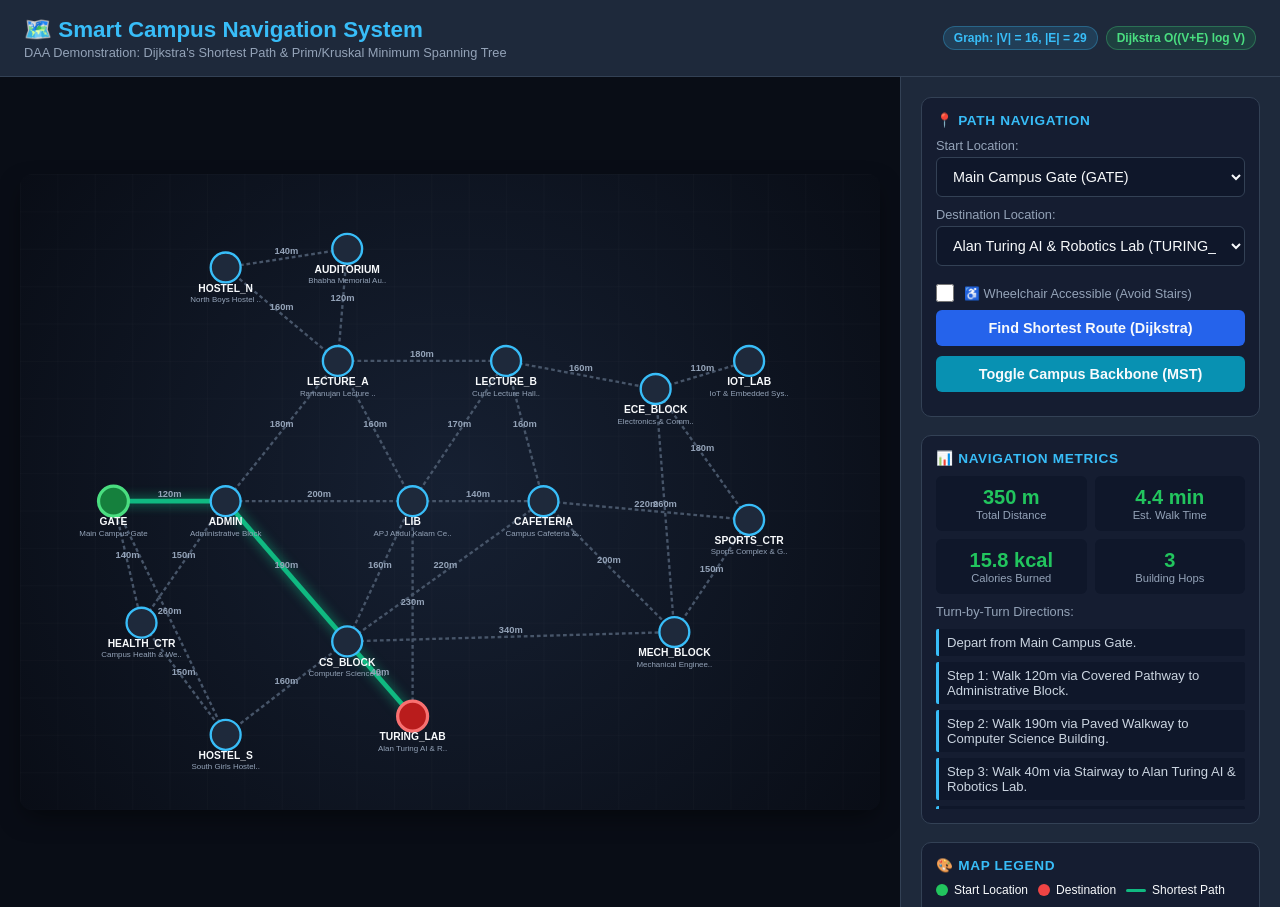
<file: campus_map.html>
<!DOCTYPE html>
<html lang="en">
<head>
<meta charset="UTF-8">
<meta name="viewport" content="width=device-width, initial-scale=1.0">
<title>Smart Campus Navigation System - Interactive Map</title>
<style>
  :root {
    --bg-dark: #0f172a;
    --card-bg: #1e293b;
    --text-primary: #f8fafc;
    --text-secondary: #94a3b8;
    --accent-blue: #38bdf8;
    --accent-green: #22c55e;
    --accent-purple: #a855f7;
    --accent-orange: #f97316;
    --border-color: #334155;
    --path-color: #64748b;
    --shortest-color: #10b981;
    --mst-color: #06b6d4;
  }
  * { box-sizing: border-box; margin: 0; padding: 0; }
  body {
    font-family: -apple-system, BlinkMacSystemFont, "Segoe UI", Roboto, Helvetica, Arial, sans-serif;
    background: var(--bg-dark);
    color: var(--text-primary);
    min-height: 100vh;
    display: flex;
    flex-direction: column;
  }
  header {
    background: var(--card-bg);
    border-bottom: 1px solid var(--border-color);
    padding: 16px 24px;
    display: flex;
    justify-content: space-between;
    align-items: center;
    flex-wrap: wrap;
    gap: 12px;
  }
  header h1 { font-size: 1.4rem; font-weight: 700; color: #38bdf8; display: flex; align-items: center; gap: 8px; }
  .badge {
    background: rgba(56, 189, 248, 0.15);
    color: #38bdf8;
    border: 1px solid rgba(56, 189, 248, 0.3);
    padding: 4px 10px;
    border-radius: 9999px;
    font-size: 0.75rem;
    font-weight: 600;
  }
  .main-layout {
    display: flex;
    flex: 1;
    overflow: hidden;
  }
  .map-container {
    flex: 1;
    position: relative;
    background: #090d16;
    overflow: auto;
    display: flex;
    justify-content: center;
    align-items: center;
    padding: 20px;
  }
  svg {
    max-width: 100%;
    height: auto;
    background: radial-gradient(circle at 50% 50%, #162032 0%, #090d16 100%);
    border-radius: 12px;
    box-shadow: 0 10px 25px -5px rgba(0, 0, 0, 0.5);
  }
  .sidebar {
    width: 380px;
    background: var(--card-bg);
    border-left: 1px solid var(--border-color);
    padding: 20px;
    display: flex;
    flex-direction: column;
    gap: 18px;
    overflow-y: auto;
    max-height: calc(100vh - 70px);
  }
  .card {
    background: rgba(15, 23, 42, 0.6);
    border: 1px solid var(--border-color);
    border-radius: 10px;
    padding: 14px;
  }
  .card-title {
    font-size: 0.85rem;
    font-weight: 700;
    text-transform: uppercase;
    letter-spacing: 0.05em;
    color: var(--accent-blue);
    margin-bottom: 10px;
    display: flex;
    align-items: center;
    gap: 6px;
  }
  label { font-size: 0.8rem; color: var(--text-secondary); display: block; margin-bottom: 4px; }
  select, button {
    width: 100%;
    padding: 10px 12px;
    background: #0f172a;
    border: 1px solid var(--border-color);
    border-radius: 6px;
    color: var(--text-primary);
    font-size: 0.9rem;
    margin-bottom: 10px;
    outline: none;
    cursor: pointer;
  }
  select:focus { border-color: var(--accent-blue); }
  .btn-primary {
    background: #2563eb;
    border: none;
    font-weight: 600;
    transition: background 0.2s;
  }
  .btn-primary:hover { background: #1d4ed8; }
  .btn-accent {
    background: #0891b2;
    border: none;
    font-weight: 600;
  }
  .btn-accent:hover { background: #0e7490; }
  .toggle-group {
    display: flex;
    align-items: center;
    gap: 10px;
    margin: 8px 0;
  }
  .toggle-group input[type="checkbox"] {
    width: 18px;
    height: 18px;
    accent-color: var(--accent-green);
    cursor: pointer;
  }
  .stats-grid {
    display: grid;
    grid-template-columns: repeat(2, 1fr);
    gap: 8px;
    margin-top: 10px;
  }
  .stat-box {
    background: #0f172a;
    padding: 10px;
    border-radius: 6px;
    text-align: center;
  }
  .stat-val { font-size: 1.25rem; font-weight: 700; color: var(--accent-green); }
  .stat-label { font-size: 0.7rem; color: var(--text-secondary); }
  .directions-list {
    font-size: 0.82rem;
    color: #cbd5e1;
    margin-top: 10px;
    display: flex;
    flex-direction: column;
    gap: 6px;
    max-height: 180px;
    overflow-y: auto;
  }
  .dir-step {
    background: #0f172a;
    padding: 6px 8px;
    border-left: 3px solid var(--accent-blue);
    border-radius: 2px;
  }
  .legend {
    display: flex;
    flex-wrap: wrap;
    gap: 10px;
    font-size: 0.75rem;
  }
  .legend-item { display: flex; align-items: center; gap: 6px; }
  .legend-dot { width: 12px; height: 12px; border-radius: 50%; }
  .legend-line { width: 20px; height: 3px; border-radius: 2px; }

  /* SVG Specific Styles */
  .edge-line { stroke: #475569; stroke-width: 2.5; stroke-dasharray: 4, 3; transition: all 0.3s ease; }
  .edge-line.active-route { stroke: #10b981; stroke-width: 5; stroke-dasharray: none; filter: drop-shadow(0 0 6px rgba(16,185,129,0.8)); }
  .edge-line.active-mst { stroke: #06b6d4; stroke-width: 4; stroke-dasharray: none; filter: drop-shadow(0 0 4px rgba(6,182,212,0.8)); }
  .edge-weight { fill: #94a3b8; font-size: 10px; font-weight: 600; text-anchor: middle; }
  .node-group { cursor: pointer; transition: transform 0.2s; }
  .node-group:hover { transform: scale(1.1); }
  .node-circle { fill: #1e293b; stroke: #38bdf8; stroke-width: 2.5; transition: all 0.2s; }
  .node-group.is-start .node-circle { fill: #15803d; stroke: #4ade80; stroke-width: 3.5; }
  .node-group.is-end .node-circle { fill: #b91c1c; stroke: #f87171; stroke-width: 3.5; }
  .node-label { fill: #f8fafc; font-size: 11px; font-weight: 600; text-anchor: middle; pointer-events: none; }
  .node-sub { fill: #94a3b8; font-size: 8.5px; text-anchor: middle; pointer-events: none; }
</style>
</head>
<body>

<header>
  <div>
    <h1>🗺️ Smart Campus Navigation System</h1>
    <p style="font-size: 0.8rem; color: var(--text-secondary); margin-top: 2px;">
      DAA Demonstration: Dijkstra's Shortest Path & Prim/Kruskal Minimum Spanning Tree
    </p>
  </div>
  <div style="display: flex; gap: 8px;">
    <span class="badge">Graph: |V| = 16, |E| = 29</span>
    <span class="badge" style="background: rgba(34, 197, 94, 0.15); color: #4ade80; border-color: rgba(74, 222, 128, 0.3);">
      Dijkstra O((V+E) log V)
    </span>
  </div>
</header>

<div class="main-layout">
  <!-- Interactive Map SVG Area -->
  <div class="map-container">
    <svg id="campusSvg" viewBox="0 0 920 680" width="920" height="680">
      <defs>
        <pattern id="grid" width="40" height="40" patternUnits="userSpaceOnUse">
          <path d="M 40 0 L 0 0 0 40" fill="none" stroke="rgba(255,255,255,0.03)" stroke-width="1"/>
        </pattern>
      </defs>
      <rect width="100%" height="100%" fill="url(#grid)" />

      <!-- Campus Pathways (Edges) -->
      <g id="edgesLayer"></g>
      <!-- Edge Distance Labels -->
      <g id="edgeLabelsLayer"></g>
      <!-- Campus Buildings (Vertices) -->
      <g id="nodesLayer"></g>
    </svg>
  </div>

  <!-- Interactive Controls Sidebar -->
  <div class="sidebar">
    <div class="card">
      <div class="card-title">📍 Path Navigation</div>
      <label for="startSelect">Start Location:</label>
      <select id="startSelect"></select>

      <label for="endSelect">Destination Location:</label>
      <select id="endSelect"></select>

      <div class="toggle-group">
        <input type="checkbox" id="accessibleToggle">
        <label for="accessibleToggle" style="margin-bottom:0; cursor:pointer;">
          ♿ Wheelchair Accessible (Avoid Stairs)
        </label>
      </div>

      <button class="btn-primary" onclick="calculateRoute()">Find Shortest Route (Dijkstra)</button>
      <button class="btn-accent" onclick="toggleMST()">Toggle Campus Backbone (MST)</button>
    </div>

    <div class="card" id="resultsCard">
      <div class="card-title">📊 Navigation Metrics</div>
      <div class="stats-grid">
        <div class="stat-box">
          <div class="stat-val" id="resDist">0 m</div>
          <div class="stat-label">Total Distance</div>
        </div>
        <div class="stat-box">
          <div class="stat-val" id="resTime">0 min</div>
          <div class="stat-label">Est. Walk Time</div>
        </div>
        <div class="stat-box">
          <div class="stat-val" id="resCal">0 kcal</div>
          <div class="stat-label">Calories Burned</div>
        </div>
        <div class="stat-box">
          <div class="stat-val" id="resHops">0</div>
          <div class="stat-label">Building Hops</div>
        </div>
      </div>
      <div style="margin-top: 10px;">
        <label>Turn-by-Turn Directions:</label>
        <div class="directions-list" id="directionsBox">
          <div class="dir-step">Select start & destination, then click "Find Shortest Route".</div>
        </div>
      </div>
    </div>

    <div class="card">
      <div class="card-title">🎨 Map Legend</div>
      <div class="legend">
        <div class="legend-item"><div class="legend-dot" style="background:#22c55e;"></div> Start Location</div>
        <div class="legend-item"><div class="legend-dot" style="background:#ef4444;"></div> Destination</div>
        <div class="legend-item"><div class="legend-line" style="background:#10b981;"></div> Shortest Path</div>
        <div class="legend-item"><div class="legend-line" style="background:#06b6d4;"></div> Fiber MST Backbone</div>
        <div class="legend-item"><div class="legend-line" style="background:#475569; border-top: 1px dashed;"></div> Campus Walkway</div>
      </div>
    </div>
  </div>
</div>

<script>
const campusLocations = [{"id": "GATE", "name": "Main Campus Gate", "category": "Entrance / Gate", "x": 100, "y": 350, "floor": 0, "desc": "Main entrance, bus stop & cab pick-up point"}, {"id": "ADMIN", "name": "Administrative Block", "category": "Administration", "x": 220, "y": 350, "floor": 0, "desc": "Registrar, Admissions, and Dean's office"}, {"id": "LIB", "name": "APJ Abdul Kalam Central Library", "category": "Library", "x": 420, "y": 350, "floor": 0, "desc": "3-story library, digital archives & study rooms"}, {"id": "CAFETERIA", "name": "Campus Cafeteria & Food Court", "category": "Dining / Cafeteria", "x": 560, "y": 350, "floor": 0, "desc": "Central food court, coffee lounge & student plaza"}, {"id": "LECTURE_A", "name": "Ramanujan Lecture Hall Complex", "category": "Academic / Classrooms", "x": 340, "y": 200, "floor": 0, "desc": "Lecture Halls A101-A110 (First Year Core Subjects)"}, {"id": "LECTURE_B", "name": "Curie Lecture Hall Complex", "category": "Academic / Classrooms", "x": 520, "y": 200, "floor": 0, "desc": "Lecture Halls B201-B210 (Advanced Electives)"}, {"id": "CS_BLOCK", "name": "Computer Science Building", "category": "Academic / Classrooms", "x": 350, "y": 500, "floor": 0, "desc": "Department of CS & Information Science"}, {"id": "TURING_LAB", "name": "Alan Turing AI & Robotics Lab", "category": "Laboratory", "x": 420, "y": 580, "floor": 2, "desc": "High-performance computing, GPU clusters & Robotics"}, {"id": "ECE_BLOCK", "name": "Electronics & Comm. Building", "category": "Academic / Classrooms", "x": 680, "y": 230, "floor": 0, "desc": "ECE Department & Signal Processing"}, {"id": "IOT_LAB", "name": "IoT & Embedded Systems Lab", "category": "Laboratory", "x": 780, "y": 200, "floor": 1, "desc": "Microcontroller kits, sensors & wireless testing"}, {"id": "MECH_BLOCK", "name": "Mechanical Engineering Workshop", "category": "Laboratory", "x": 700, "y": 490, "floor": 0, "desc": "CNC machines, 3D printing & automotive workshop"}, {"id": "HOSTEL_N", "name": "North Boys Hostel (Aryabhata)", "category": "Hostel / Residence", "x": 220, "y": 100, "floor": 0, "desc": "Boys undergraduate residence halls & mess"}, {"id": "HOSTEL_S", "name": "South Girls Hostel (Kalpana)", "category": "Hostel / Residence", "x": 220, "y": 600, "floor": 0, "desc": "Girls undergraduate residence halls & mess"}, {"id": "HEALTH_CTR", "name": "Campus Health & Wellness Infirmary", "category": "Health Center", "x": 130, "y": 480, "floor": 0, "desc": "24/7 emergency clinic, doctors & pharmacy"}, {"id": "SPORTS_CTR", "name": "Sports Complex & Gymnasium", "category": "Sports & Fitness", "x": 780, "y": 370, "floor": 0, "desc": "Indoor basketball, badminton, gym & running track"}, {"id": "AUDITORIUM", "name": "Bhabha Memorial Auditorium", "category": "Auditorium / Events", "x": 350, "y": 80, "floor": 0, "desc": "1,500-seat university auditorium & event hall"}];
const campusEdges = [{"source": "GATE", "destination": "ADMIN", "distance": 120, "type": "Covered Pathway", "accessible": true, "covered": true, "time": 1.5}, {"source": "GATE", "destination": "HEALTH_CTR", "distance": 140, "type": "Paved Walkway", "accessible": true, "covered": false, "time": 1.8}, {"source": "GATE", "destination": "HOSTEL_S", "distance": 260, "type": "Paved Walkway", "accessible": true, "covered": false, "time": 3.2}, {"source": "ADMIN", "destination": "LIB", "distance": 200, "type": "Covered Pathway", "accessible": true, "covered": true, "time": 2.5}, {"source": "ADMIN", "destination": "LECTURE_A", "distance": 180, "type": "Garden Trail", "accessible": true, "covered": false, "time": 2.6}, {"source": "ADMIN", "destination": "CS_BLOCK", "distance": 190, "type": "Paved Walkway", "accessible": true, "covered": false, "time": 2.4}, {"source": "ADMIN", "destination": "HEALTH_CTR", "distance": 150, "type": "Paved Walkway", "accessible": true, "covered": false, "time": 1.9}, {"source": "LIB", "destination": "CAFETERIA", "distance": 140, "type": "Covered Pathway", "accessible": true, "covered": true, "time": 1.8}, {"source": "LIB", "destination": "LECTURE_A", "distance": 160, "type": "Paved Walkway", "accessible": true, "covered": false, "time": 2.0}, {"source": "LIB", "destination": "LECTURE_B", "distance": 170, "type": "Garden Trail", "accessible": true, "covered": false, "time": 2.4}, {"source": "LIB", "destination": "CS_BLOCK", "distance": 160, "type": "Covered Pathway", "accessible": true, "covered": true, "time": 2.0}, {"source": "CS_BLOCK", "destination": "TURING_LAB", "distance": 40, "type": "Stairway", "accessible": false, "covered": true, "time": 0.9}, {"source": "CS_BLOCK", "destination": "MECH_BLOCK", "distance": 340, "type": "Paved Walkway", "accessible": true, "covered": false, "time": 4.2}, {"source": "CS_BLOCK", "destination": "CAFETERIA", "distance": 220, "type": "Paved Walkway", "accessible": true, "covered": false, "time": 2.8}, {"source": "CS_BLOCK", "destination": "HOSTEL_S", "distance": 160, "type": "Paved Walkway", "accessible": true, "covered": false, "time": 2.0}, {"source": "LIB", "destination": "TURING_LAB", "distance": 230, "type": "Paved Walkway", "accessible": true, "covered": false, "time": 2.9}, {"source": "LECTURE_A", "destination": "LECTURE_B", "distance": 180, "type": "Covered Pathway", "accessible": true, "covered": true, "time": 2.2}, {"source": "LECTURE_A", "destination": "AUDITORIUM", "distance": 120, "type": "Garden Trail", "accessible": true, "covered": false, "time": 1.7}, {"source": "LECTURE_A", "destination": "HOSTEL_N", "distance": 160, "type": "Paved Walkway", "accessible": true, "covered": false, "time": 2.0}, {"source": "LECTURE_B", "destination": "CAFETERIA", "distance": 160, "type": "Paved Walkway", "accessible": true, "covered": false, "time": 2.0}, {"source": "LECTURE_B", "destination": "ECE_BLOCK", "distance": 160, "type": "Covered Pathway", "accessible": true, "covered": true, "time": 2.0}, {"source": "ECE_BLOCK", "destination": "IOT_LAB", "distance": 110, "type": "Indoor Corridor", "accessible": true, "covered": true, "time": 1.4}, {"source": "ECE_BLOCK", "destination": "SPORTS_CTR", "distance": 180, "type": "Paved Walkway", "accessible": true, "covered": false, "time": 2.2}, {"source": "ECE_BLOCK", "destination": "MECH_BLOCK", "distance": 260, "type": "Paved Walkway", "accessible": true, "covered": false, "time": 3.2}, {"source": "CAFETERIA", "destination": "SPORTS_CTR", "distance": 220, "type": "Garden Trail", "accessible": true, "covered": false, "time": 3.1}, {"source": "CAFETERIA", "destination": "MECH_BLOCK", "distance": 200, "type": "Paved Walkway", "accessible": true, "covered": false, "time": 2.5}, {"source": "MECH_BLOCK", "destination": "SPORTS_CTR", "distance": 150, "type": "Paved Walkway", "accessible": true, "covered": false, "time": 1.9}, {"source": "AUDITORIUM", "destination": "HOSTEL_N", "distance": 140, "type": "Paved Walkway", "accessible": true, "covered": false, "time": 1.8}, {"source": "HEALTH_CTR", "destination": "HOSTEL_S", "distance": 150, "type": "Paved Walkway", "accessible": true, "covered": false, "time": 1.9}];

let initialRouteKeys = ["ADMIN--GATE", "ADMIN--CS_BLOCK", "CS_BLOCK--TURING_LAB"];
let initialMstKeys = ["CS_BLOCK--TURING_LAB", "ECE_BLOCK--IOT_LAB", "ADMIN--GATE", "AUDITORIUM--LECTURE_A", "GATE--HEALTH_CTR", "CAFETERIA--LIB", "AUDITORIUM--HOSTEL_N", "MECH_BLOCK--SPORTS_CTR", "HEALTH_CTR--HOSTEL_S", "LECTURE_A--LIB", "CS_BLOCK--LIB", "CS_BLOCK--HOSTEL_S", "CAFETERIA--LECTURE_B", "ECE_BLOCK--LECTURE_B", "ECE_BLOCK--SPORTS_CTR"];
let isMstActive = false;

// Populate Dropdowns
const startSelect = document.getElementById("startSelect");
const endSelect = document.getElementById("endSelect");

campusLocations.forEach(loc => {
  const opt1 = document.createElement("option");
  opt1.value = loc.id;
  opt1.text = `${loc.name} (${loc.id})`;
  startSelect.appendChild(opt1);

  const opt2 = document.createElement("option");
  opt2.value = loc.id;
  opt2.text = `${loc.name} (${loc.id})`;
  endSelect.appendChild(opt2);
});

startSelect.value = "GATE";
endSelect.value = "TURING_LAB";

function getEdgeKey(u, v) {
  return [u, v].sort().join("--");
}

// Draw SVG Elements
function renderSvg() {
  const edgesLayer = document.getElementById("edgesLayer");
  const edgeLabelsLayer = document.getElementById("edgeLabelsLayer");
  const nodesLayer = document.getElementById("nodesLayer");

  edgesLayer.innerHTML = "";
  edgeLabelsLayer.innerHTML = "";
  nodesLayer.innerHTML = "";

  const locMap = {};
  campusLocations.forEach(l => locMap[l.id] = l);

  // Render Edges
  campusEdges.forEach(edge => {
    const u = locMap[edge.source];
    const v = locMap[edge.destination];
    const key = getEdgeKey(edge.source, edge.destination);

    const line = document.createElementNS("http://www.w3.org/2000/svg", "line");
    line.setAttribute("x1", u.x);
    line.setAttribute("y1", u.y);
    line.setAttribute("x2", v.x);
    line.setAttribute("y2", v.y);
    line.setAttribute("id", "edge-" + key);
    line.setAttribute("class", "edge-line");
    edgesLayer.appendChild(line);

    // Label at midpoint
    const midX = (u.x + v.x) / 2;
    const midY = (u.y + v.y) / 2;
    const text = document.createElementNS("http://www.w3.org/2000/svg", "text");
    text.setAttribute("x", midX);
    text.setAttribute("y", midY - 4);
    text.setAttribute("class", "edge-weight");
    text.textContent = edge.distance + "m";
    edgeLabelsLayer.appendChild(text);
  });

  // Render Nodes
  campusLocations.forEach(loc => {
    const g = document.createElementNS("http://www.w3.org/2000/svg", "g");
    g.setAttribute("class", "node-group");
    g.setAttribute("id", "node-" + loc.id);
    g.setAttribute("transform", `translate(${loc.x}, ${loc.y})`);
    g.onclick = () => onNodeClick(loc.id);

    const circle = document.createElementNS("http://www.w3.org/2000/svg", "circle");
    circle.setAttribute("r", "16");
    circle.setAttribute("class", "node-circle");
    g.appendChild(circle);

    const label = document.createElementNS("http://www.w3.org/2000/svg", "text");
    label.setAttribute("y", "26");
    label.setAttribute("class", "node-label");
    label.textContent = loc.id;
    g.appendChild(label);

    const sub = document.createElementNS("http://www.w3.org/2000/svg", "text");
    sub.setAttribute("y", "37");
    sub.setAttribute("class", "node-sub");
    sub.textContent = loc.name.length > 20 ? loc.name.substring(0, 18) + ".." : loc.name;
    g.appendChild(sub);

    nodesLayer.appendChild(g);
  });
}

let clickState = 0;
function onNodeClick(nodeId) {
  if (clickState === 0) {
    startSelect.value = nodeId;
    clickState = 1;
  } else {
    endSelect.value = nodeId;
    clickState = 0;
    calculateRoute();
  }
  updateNodeHighlights();
}

function updateNodeHighlights() {
  const startId = startSelect.value;
  const endId = endSelect.value;
  campusLocations.forEach(loc => {
    const el = document.getElementById("node-" + loc.id);
    if (!el) return;
    el.classList.remove("is-start", "is-end");
    if (loc.id === startId) el.classList.add("is-start");
    if (loc.id === endId) el.classList.add("is-end");
  });
}

// Dijkstra's Algorithm in JS for Real-Time Interactive Browser Calculation
function runDijkstra(start, end, accessibleOnly) {
  const dist = {};
  const prev = {};
  const prevEdge = {};
  const unvisited = new Set();

  campusLocations.forEach(l => {
    dist[l.id] = Infinity;
    prev[l.id] = null;
    unvisited.add(l.id);
  });

  dist[start] = 0;

  while (unvisited.size > 0) {
    let u = null;
    let minD = Infinity;
    unvisited.forEach(node => {
      if (dist[node] < minD) {
        minD = dist[node];
        u = node;
      }
    });

    if (u === null || minD === Infinity || u === end) break;
    unvisited.delete(u);

    // Neighbors
    campusEdges.forEach(edge => {
      let v = null;
      if (edge.source === u) v = edge.destination;
      else if (edge.destination === u) v = edge.source;

      if (v && unvisited.has(v)) {
        if (accessibleOnly && !edge.accessible) return; // Skip stairs
        const alt = dist[u] + edge.distance;
        if (alt < dist[v]) {
          dist[v] = alt;
          prev[v] = u;
          prevEdge[v] = edge;
        }
      }
    });
  }

  if (dist[end] === Infinity) return null;

  const path = [];
  const edges = [];
  let curr = end;
  while (curr) {
    path.unshift(curr);
    if (prevEdge[curr]) edges.unshift(prevEdge[curr]);
    curr = prev[curr];
  }

  return { path, edges, totalDistance: dist[end] };
}

function calculateRoute() {
  isMstActive = false;
  const start = startSelect.value;
  const end = endSelect.value;
  const accessibleOnly = document.getElementById("accessibleToggle").checked;

  updateNodeHighlights();
  document.querySelectorAll(".edge-line").forEach(el => {
    el.classList.remove("active-route", "active-mst");
  });

  if (start === end) {
    document.getElementById("resDist").innerText = "0 m";
    document.getElementById("resTime").innerText = "0 min";
    document.getElementById("resCal").innerText = "0 kcal";
    document.getElementById("resHops").innerText = "0";
    document.getElementById("directionsBox").innerHTML = "<div class='dir-step'>Start and Destination are the same building!</div>";
    return;
  }

  const res = runDijkstra(start, end, accessibleOnly);
  if (!res) {
    document.getElementById("resDist").innerText = "N/A";
    document.getElementById("directionsBox").innerHTML = "<div class='dir-step' style='border-color:#ef4444;'>No accessible route found connecting these locations!</div>";
    return;
  }

  res.edges.forEach(e => {
    const key = getEdgeKey(e.source, e.destination);
    const line = document.getElementById("edge-" + key);
    if (line) line.classList.add("active-route");
  });

  const walkTime = Math.round(res.totalDistance / 80 * 10) / 10;
  const cals = Math.round(res.totalDistance * 0.045 * 10) / 10;

  document.getElementById("resDist").innerText = res.totalDistance + " m";
  document.getElementById("resTime").innerText = walkTime + " min";
  document.getElementById("resCal").innerText = cals + " kcal";
  document.getElementById("resHops").innerText = res.edges.length;

  const dirBox = document.getElementById("directionsBox");
  dirBox.innerHTML = "";
  const startLoc = campusLocations.find(l => l.id === start);
  const endLoc = campusLocations.find(l => l.id === end);

  dirBox.innerHTML += `<div class="dir-step">Depart from ${startLoc.name}.</div>`;
  res.edges.forEach((e, idx) => {
    const targetId = res.path[idx + 1];
    const targetLoc = campusLocations.find(l => l.id === targetId);
    dirBox.innerHTML += `<div class="dir-step">Step ${idx + 1}: Walk ${e.distance}m via ${e.type} to ${targetLoc.name}.</div>`;
  });
  dirBox.innerHTML += `<div class="dir-step">Arrive at ${endLoc.name}!</div>`;
}

function toggleMST() {
  isMstActive = !isMstActive;
  document.querySelectorAll(".edge-line").forEach(el => {
    el.classList.remove("active-route", "active-mst");
  });

  if (!isMstActive) return;

  // Apply MST keys
  initialMstKeys.forEach(key => {
    const line = document.getElementById("edge-" + key);
    if (line) line.classList.add("active-mst");
  });

  document.getElementById("directionsBox").innerHTML = `
    <div class="dir-step" style="border-color:#06b6d4;">
      <strong>Campus Fiber-Optic Backbone (MST)</strong><br>
      Optimally connects all 16 facilities with minimal cabling footprint and zero cyclic loops.
    </div>
  `;
}

renderSvg();
calculateRoute();
</script>
</body>
</html>
</file>
